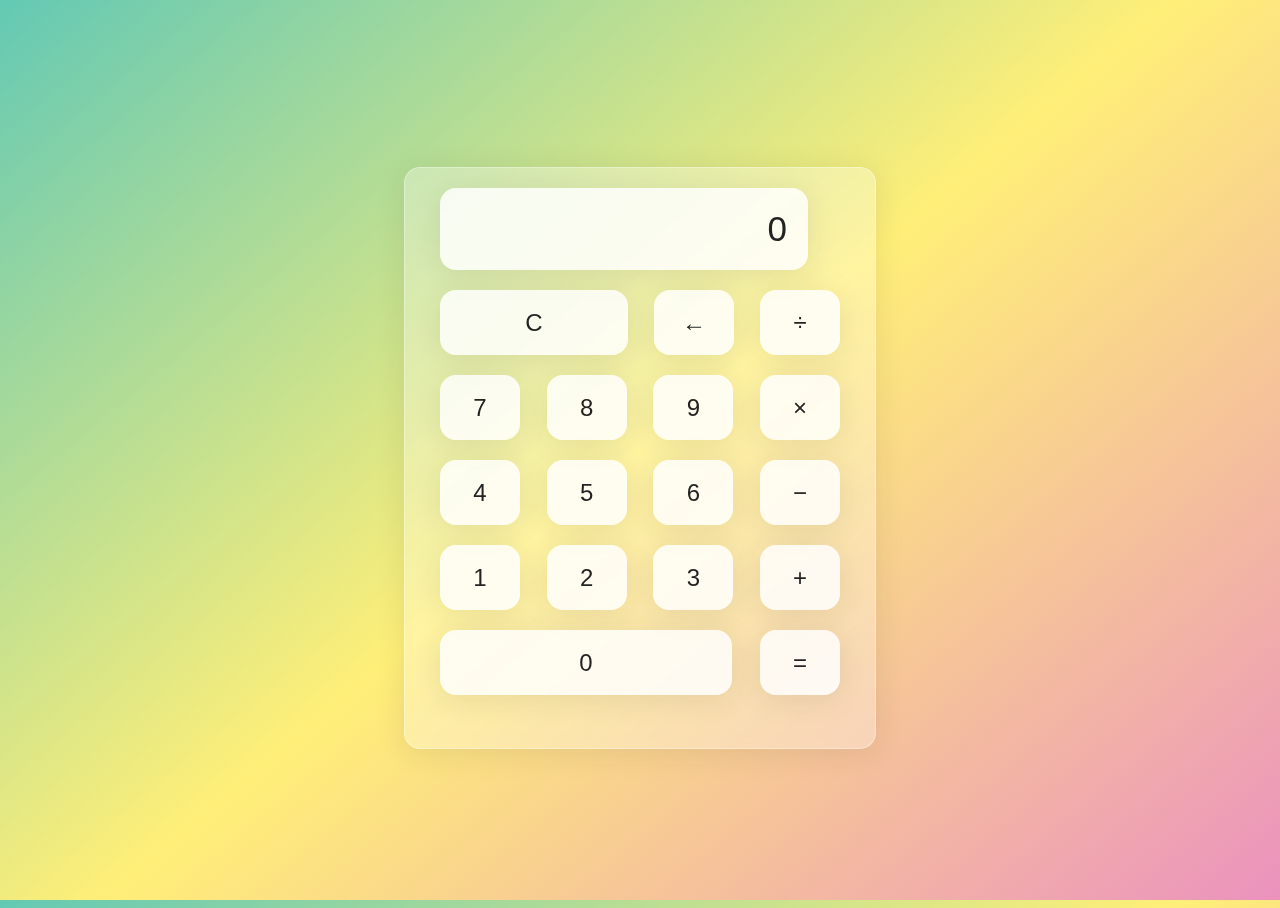
<file: hesap-makinesi/index.html>
<!DOCTYPE html>
<html lang="en">
<head>
    <meta charset="UTF-8">
    <meta http-equiv="X-UA-Compatible" content="IE=edge">
    <meta name="viewport" content="width=device-width, initial-scale=1.0">
    <link rel="stylesheet" href="style.css">
    <title>Hesap Makinesi</title>
</head>
<body>
    
    <div class="wrapper">
        <section class="screen">
            0
        </section>

        <section class="calc-buttons">
            <div class="calc-button-row">
                <button class="calc-button double">
                    C
                </button>
                <button class="calc-button">
                    &larr;
                </button>
                <button class="calc-button">
                    &divide;
                </button>

            </div>

            <div class="calc-button-row">
                <button class="calc-button">
                    7
                </button>
                <button class="calc-button">
                    8
                </button>
                <button class="calc-button">
                    9
                </button>
                <button class="calc-button">
                    &times;
                </button>
            
            </div>

            <div class="calc-button-row">
                <button class="calc-button">
                    4
                </button>
                <button class="calc-button">
                    5
                </button>
                <button class="calc-button">
                    6
                </button>
                <button class="calc-button">
                    &minus;
                </button>
            </div>

            <div class="calc-button-row">
                <button class="calc-button">
                    1
                </button>
                <button class="calc-button">
                    2
                </button>
                <button class="calc-button">
                    3
                </button>
                <button class="calc-button">
                    &plus;
                </button>
            </div>

            <div class="calc-button-row">
                <button class="calc-button triple">
                    0
                </button>
                <button class="calc-button">
                    &equals;
                </button>
            </div>
        </section>
    </div>

    <script src="script.js"></script>
</body>
</html>
</file>
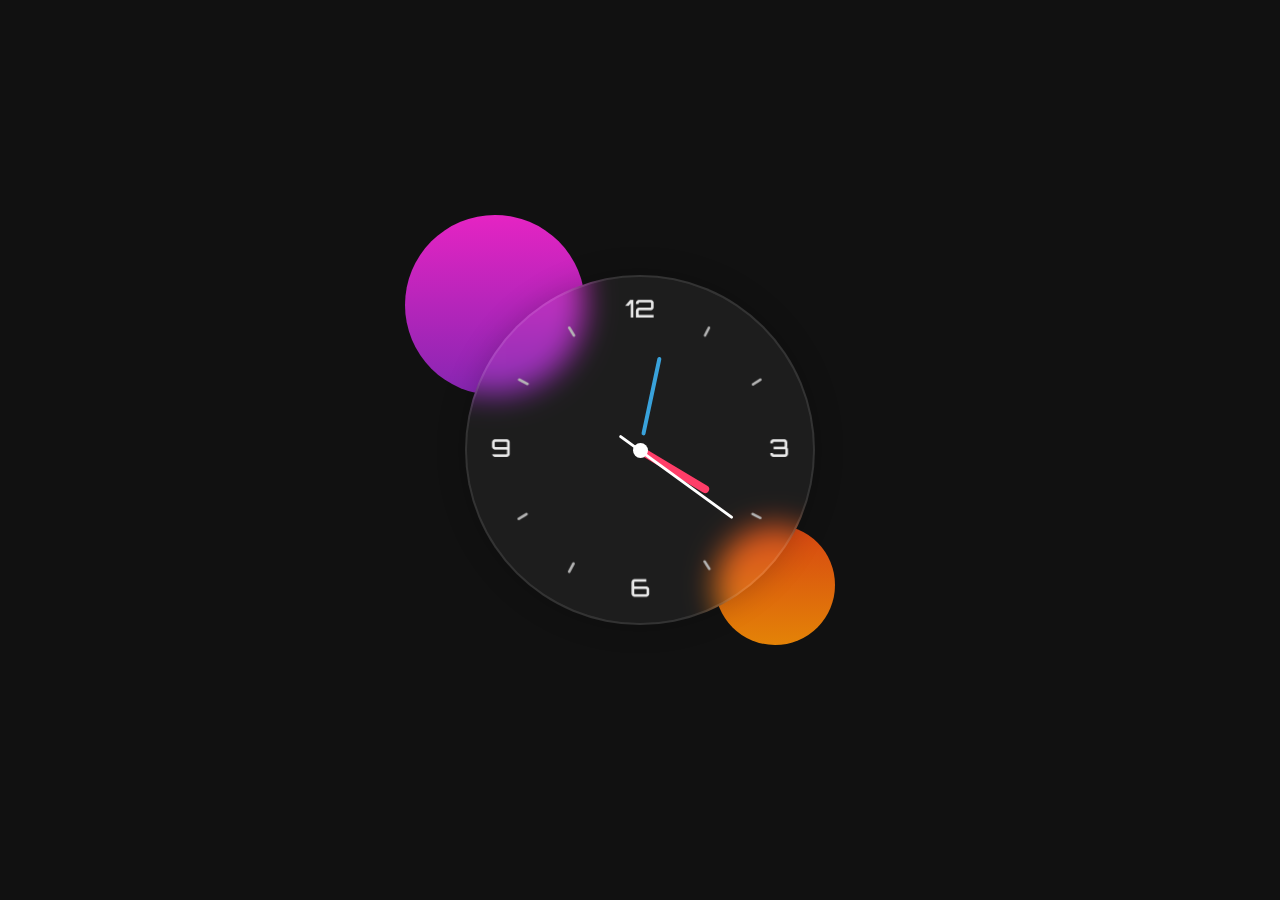
<file: saat/index.html>
<!DOCTYPE html>
<html lang="en">
<head>
    <meta charset="UTF-8">
    <meta http-equiv="X-UA-Compatible" content="IE=edge">
    <meta name="viewport" content="width=device-width, initial-scale=1.0">
    <link rel="stylesheet" href="style.css">
    <title>Analog Saat</title>
</head>
<body>

    <div class="container">
        <div class="circle"></div>
        <div class="circle"></div>

        <div class="clock">
            <div class="clock-bg">
                <img src="clock.png" alt="">
            </div>

            <div class="hour">
                <span class="hr" id="hr"></span>
            </div>

            <div class="minute">
                <span class="min" id="min"></span>
            </div>

            <div class="second">
                <span class="sec" id="sec"></span>
            </div>
        </div>
    </div>
    <script src="script.js"></script>
</body>
</html>
</file>
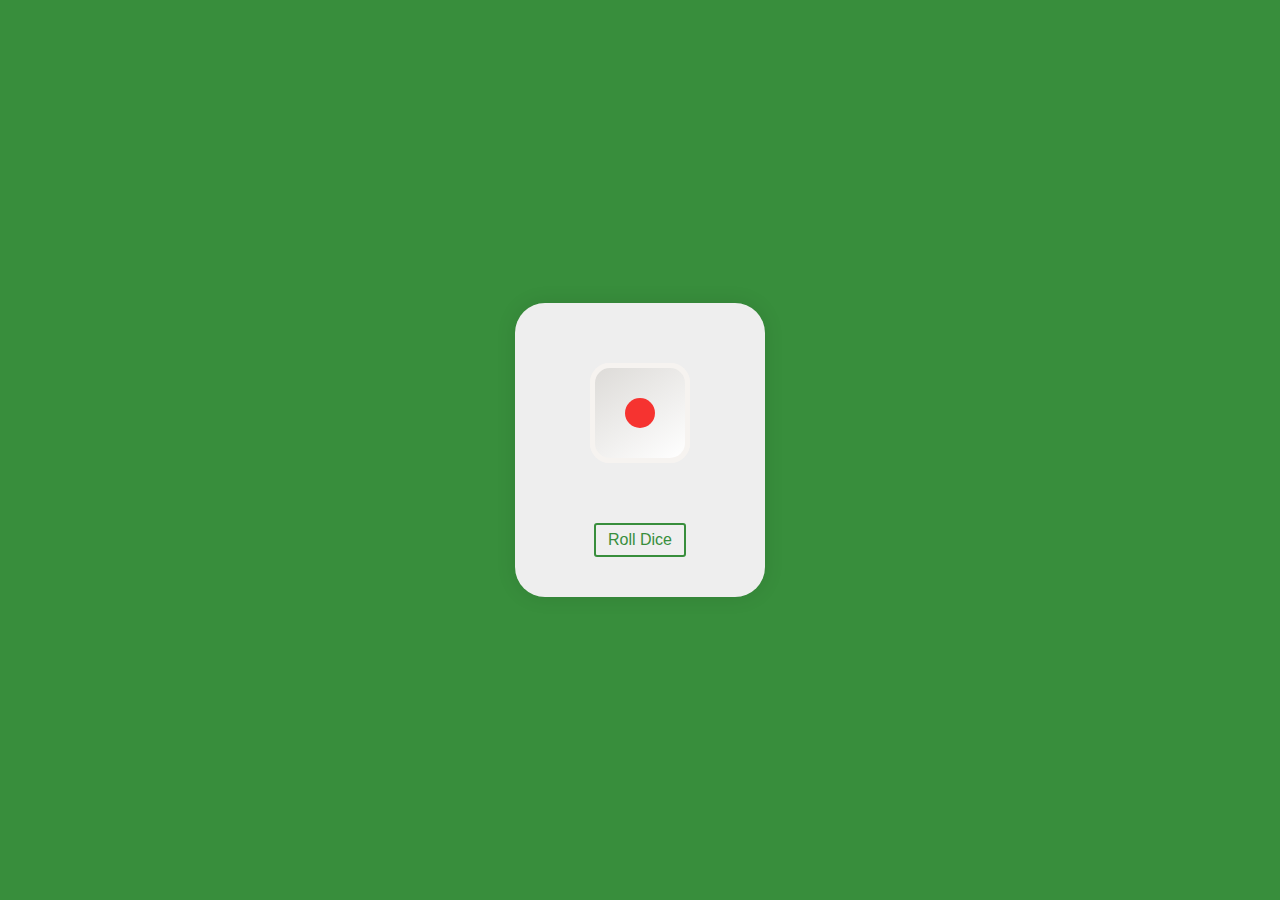
<file: zar-atma/index.html>
<!DOCTYPE html>
<html lang="en">
<head>
    <meta charset="UTF-8">
    <meta http-equiv="X-UA-Compatible" content="IE=edge">
    <meta name="viewport" content="width=device-width, initial-scale=1.0">
    <link rel="stylesheet" href="style.css">
    <title>Zar Atma</title>
</head>
<body>

    <div class="container">
        <div class="dice">
            <div class="face front"></div>
            <div class="face back"></div>
            <div class="face top"></div>
            <div class="face bottom"></div>
            <div class="face right"></div>
            <div class="face left"></div>
        </div>

        <button class="roll">
            Roll Dice
        </button>
    </div>

    <script src="script.js"></script>
</body>
</html>
</file>
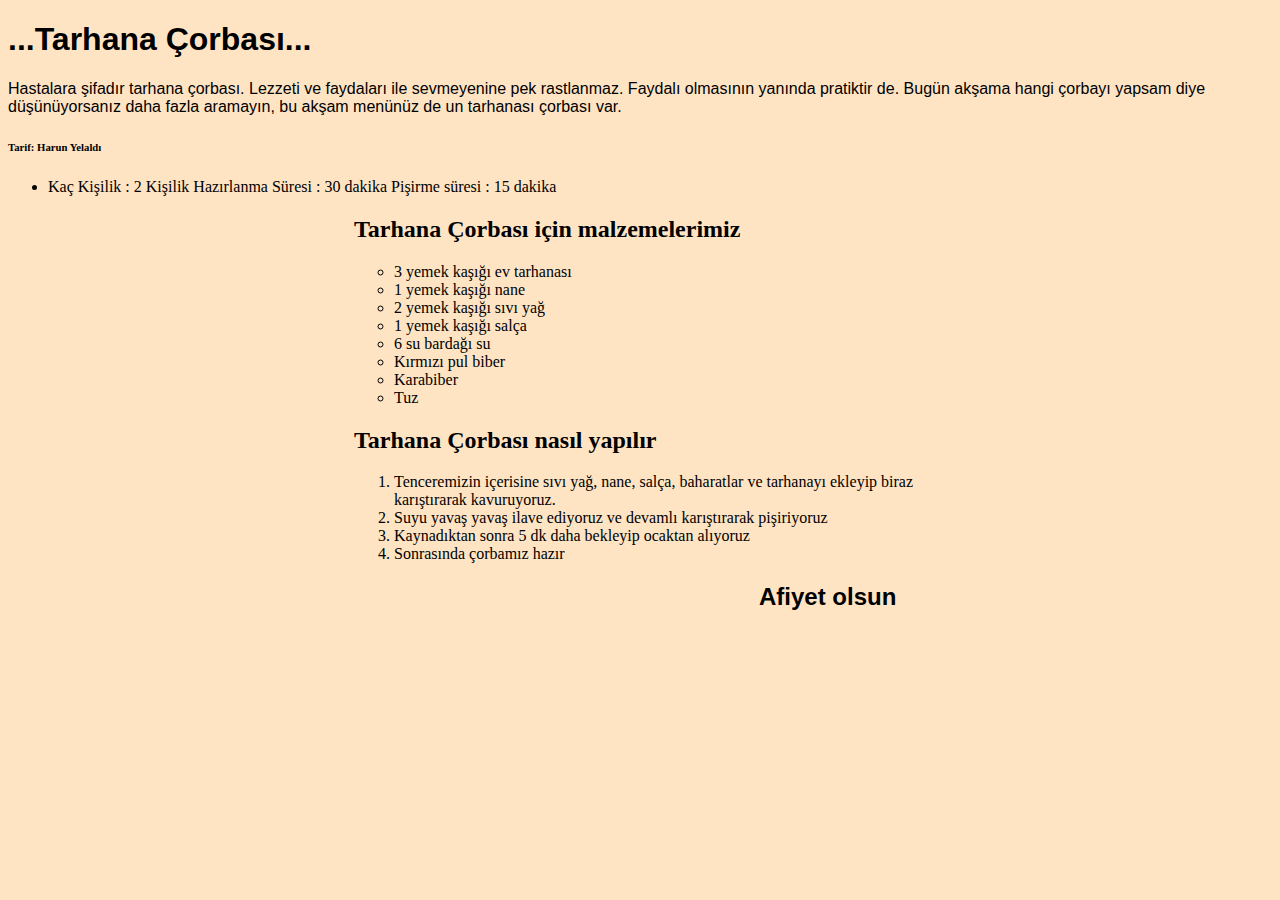
<file: web_denemeler/odev3.html>
<!DOCTYPE html>
<html>
    <head>
        <title>Harun Yelaldı</title>
        <link rel="stylesheet" href="odev3.css">
    </head>
    <body>
        <h1 class="h1">...Tarhana Çorbası...</h1>
        <p>Hastalara şifadır tarhana çorbası. Lezzeti ve faydaları ile sevmeyenine pek rastlanmaz. Faydalı olmasının yanında pratiktir de. Bugün akşama hangi çorbayı yapsam diye düşünüyorsanız daha fazla aramayın, bu akşam menünüz de un tarhanası çorbası var.</p>
        <h6>Tarif: Harun Yelaldı</h6>
        <ul>
            <li>Kaç Kişilik : 2 Kişilik  Hazırlanma Süresi : 30 dakika Pişirme süresi : 15 dakika</li>
        <div class="tarif">
            <h2>Tarhana Çorbası için malzemelerimiz</h2>
                <ul >
                    <li>3 yemek kaşığı ev tarhanası</li>
                    <li>1 yemek kaşığı nane</li>
                    <li>2 yemek kaşığı sıvı yağ</li>
                    <li>1 yemek kaşığı salça</li>
                    <li>6 su bardağı su</li>
                    <li>Kırmızı pul biber</li>
                    <li>Karabiber</li>
                    <li>Tuz</li>
                </ul>

            <h2>Tarhana Çorbası nasıl yapılır</h2>
                <ol>
                    <li>Tenceremizin içerisine sıvı yağ, nane, salça, baharatlar ve tarhanayı ekleyip biraz karıştırarak kavuruyoruz.</li>
                    <li>Suyu yavaş yavaş ilave ediyoruz ve devamlı karıştırarak pişiriyoruz</li>
                    <li>Kaynadıktan sonra 5 dk daha bekleyip ocaktan alıyoruz</li>
                    <li>Sonrasında çorbamız hazır</li>
                </ol>
            <h2 class="afiyet">Afiyet olsun</h2>
        </div>
        </ul>
    </body>
</html>
</file>
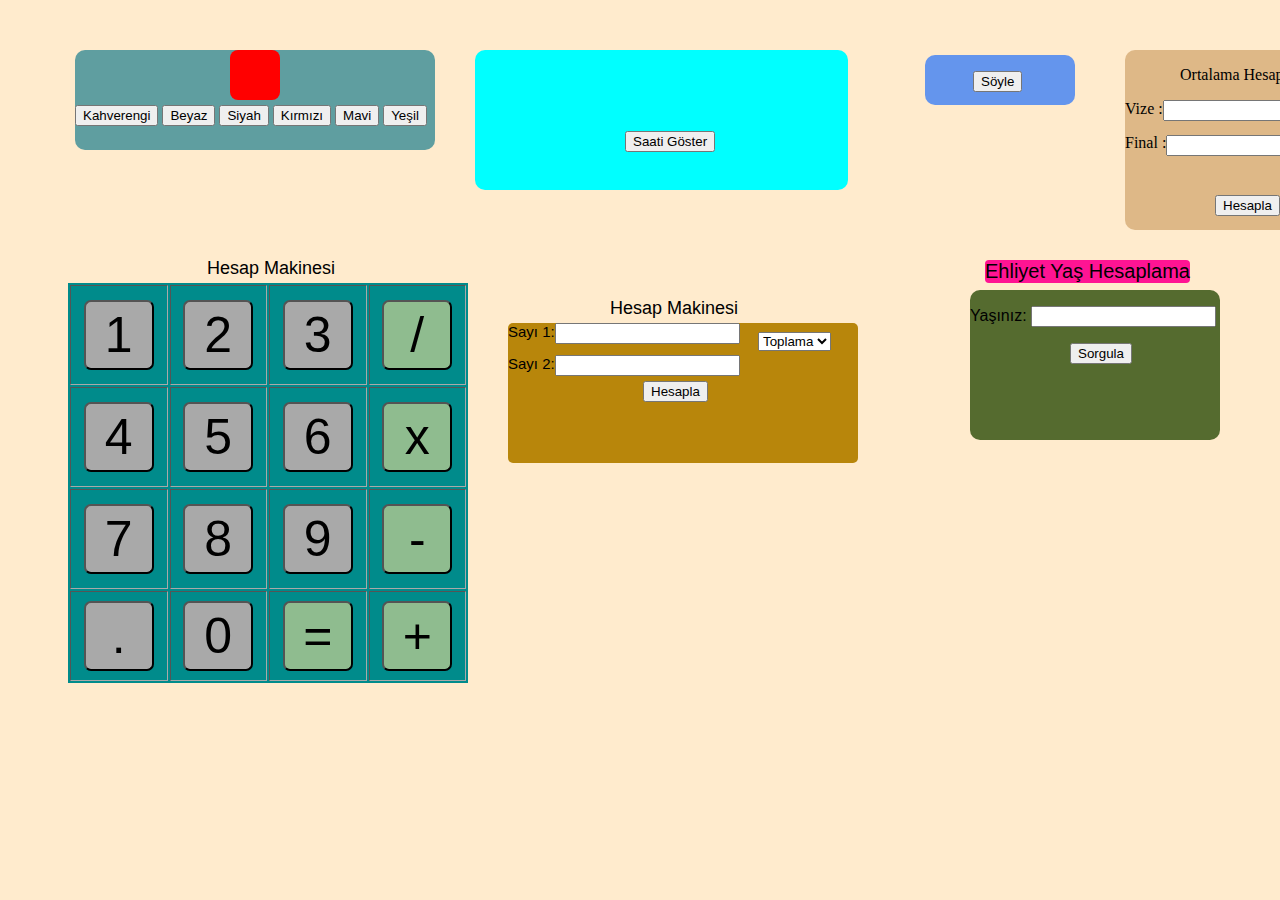
<file: web_projeler/sayfam.html>
<!DOCTYPE html>
<html>

<head>
    <link rel="stylesheet" type="text/css" href="sayfam_style.css">
    <title>Sayfam</title>
</head>

<body>
    <div id="div">
        <div id="div2">
        </div>
        <button type="button" onclick="kahverengi()">Kahverengi</button>
        <button type="button" onclick="beyaz()">Beyaz</button>
        <button type="button" onclick="siyah()">Siyah</button>
        <button type="button" onclick="kırmızı()">Kırmızı</button>
        <button type="button" onclick="mavi()">Mavi</button>
        <button type="button" onclick="yesil()">Yeşil</button>
    </div>

    <div id="saat">
        <p id="saati_goster"></p>
        <button type="button" onclick="saati_goster()" style="margin-top: 65px; margin-left: 150px;">Saati Göster</button>
    </div>

    <div id="gun">
        <p id="gun2"></p>
        <button type="button" onclick="gun()" style="margin-left: 48px;">Söyle</button>
    </div>

    <div id="ortalama">
        <p style="margin-left: 55px;">Ortalama Hesaplama</p>
        <p>Vize : <input type="text" id="vize" style="position: absolute; top: 50px;"></p>
        <p>Final :   <input type="text" id="final" style="position: absolute; top: 85px;"></p>
        <input type="submit" value="Hesapla" onclick="ort_hesapla()" style="position: absolute; left: 90px; top: 145px;">
        <p id="ort" style="position: absolute; left: 50px; top: 100px; background-color: chocolate;font-size: 16px;font-family: Verdana, Geneva, Tahoma, sans-serif;"></p>
    </div>

    <p style="position: absolute; top:240px ; left: 207px; font-size: 18px; font-family: Verdana, Geneva, Tahoma, sans-serif;">Hesap Makinesi</p>
    <div id="ornek">
        <table id="hesap_makinesi" border="1">
            <tr height="100px">
                <td width="100px">
                    <center><button type="button" style="font-size: 50px; border-radius: 7px; width: 70px; height: 70px; margin: auto; background-color: darkgray;"><div id="bir"><center>1</center></div></button></center>
                </td>
                <td width="100px">
                    <center><button type="button" style="font-size: 50px; background-color: darkgray; border-radius: 7px; width: 70px; height: 70px; margin: auto; background-color: darkgray;"> <div id="iki"><center>2</center></div></center>
                </td>
                <td width="100px">
                    <center><button type="button" style="font-size: 50px; background-color: darkgray; border-radius: 7px; width: 70px; height: 70px; margin: auto; background-color: darkgray;"><div id="uc"><center>3</center></div></center>
                </td>
                <td width="100px">
                    <center><button type="button" style="font-size: 50px; background-color: darkseagreen; border-radius: 7px; width: 70px; height: 70px; margin: auto;"><div id="bol"><center>/</center></div></center>
                </td>
            </tr>
            <tr height="100px">
                <td width="100px">
                    <center><button type="button" style="font-size: 50px; background-color: darkgray; border-radius: 7px; width: 70px; height: 70px; margin: auto; background-color: darkgray;"><div id="dort"><center>4</center></div></center>
                </td>
                <td width="100px">
                    <center><button type="button" style="font-size: 50px; background-color: darkgray; border-radius: 7px; width: 70px; height: 70px; margin: auto; background-color: darkgray;"><div id="bes"><center>5</center></div></center>
                </td>
                <td width="100px">
                    <center><button type="button" style="font-size: 50px; background-color: darkgray; border-radius: 7px; width: 70px; height: 70px; margin: auto; background-color: darkgray;"><div id="alti"><center>6</center></div></center>
                </td>
                <td width="100px">
                    <center><button type="button" style="font-size: 50px; background-color: darkseagreen; border-radius: 7px; width: 70px; height: 70px; margin: auto;"><div id="carp"><center>x</center></div></center>
                </td>
            </tr>
            <tr height="100px">
                <td width="100px">
                    <center><button type="button" style="font-size: 50px; background-color: darkgray; border-radius: 7px; width: 70px; height: 70px; margin: auto; background-color: darkgray;"><div id="yedi"><center>7</center></div></center>
                </td>
                <td width="100px">
                    <center><button type="button" style="font-size: 50px; background-color: darkgray; border-radius: 7px; width: 70px; height: 70px; margin: auto; background-color: darkgray;"><div id="sekiz"><center>8</center></div></center>
                </td>
                <td width="100px">
                    <center><button type="button" style="font-size: 50px; background-color: darkgray; border-radius: 7px; width: 70px; height: 70px; margin: auto; background-color: darkgray;"><div id="dokuz"><center>9</center></div></center>
                </td>
                <td width="100px">
                    <center><button type="button" style="font-size: 50px; background-color: darkseagreen; border-radius: 7px; width: 70px; height: 70px; margin: auto;"><div id="cikarma"><center>-</center></div></center>
                </td>
            </tr>
            <tr height="90px">
                <td width="100px">
                    <center><button type="button" style="font-size: 50px; background-color: darkgray; border-radius: 7px; width: 70px; height: 70px; margin: auto; background-color: darkgray;"><div id="nokta"><center>.</center></div></center>
                </td>
                <td width="100px">
                    <center><button type="button" style="font-size: 50px; background-color: darkgray; border-radius: 7px; width: 70px; height: 70px; margin: auto; background-color: darkgray;"><div id="sifir"><center>0</center></div></center>
                </td>
                <td width="100px">
                    <center><button type="button" style="font-size: 50px; background-color: darkseagreen; border-radius: 7px; width: 70px; height: 70px; margin: auto;"><div id="esit"><center>=</center></div></center>
                </td>
                <td width="100px">
                    <center><button type="button" style="font-size: 50px; background-color: darkseagreen; border-radius: 7px; width: 70px; height: 70px; margin: auto;"><div id="topla"><center>+</center></div></center>
                </td>
            </tr>
        </table>
    </div>

    <p style="position: absolute; top:280px ; left: 610px; font-size: 18px; font-family: Verdana, Geneva, Tahoma, sans-serif;">Hesap Makinesi</p>
    <div id="hesapm">
        <p>Sayı 1: <input type="text" id="s1" style="position: absolute;"></p>
        <p>Sayı 2: <input type="text" id="s2" style="position: absolute;"></p>
        <select style="position: relative; left: 250px; bottom: 55px;" id="islem">
            <option>Toplama</option>
            <option>Çıkarma</option>
            <option>Çarpma</option>
            <option>Bölme</option>
        </select>
        <p style="position: relative; left: 135px; bottom: 75px;"><input type="submit" value="Hesapla" onclick="hesapla()" style="position: relative; top: 35px;"></p>
        <p id="sonuc" style="background-color: blanchedalmond; font-size: 16px; font-family: Verdana, Geneva, Tahoma, sans-serif; position: absolute; top: 80px;"></p>
    </div>

    <p id="baslik" style="background-color: deeppink; color: black; border-radius:4px ;">Ehliyet Yaş Hesaplama</p>
    <div id="ehliyet_yas_hesaplama">
        <p>Yaşınız: <input type="text" id="yas"></p>
        <p><input type="submit" style="position: relative; left: 100px;" value="Sorgula" onclick="ehliyetHesapla()"></p>
        <p id="sorgu"></p>
    </div>

    <script src="sayfam_script.js"></script>
</body>

</html>
</file>
<file: hesap-makinesi/style.css>
html {
    box-sizing: border-box;
    height: 100%;
}

*,
*::before
*::after {
    box-sizing: inherit;
    margin: 0;
    padding: 0;
}

body {
    align-items: center;
    background: linear-gradient(320deg, #eb92be, #ffef78, #63c9b4);
    display: flex;
    font-family: 'Dosis', sans-serif;
    font-display: swap;
    height: inherit;
    justify-content: center;
}

.wrapper {
    backdrop-filter: blur(5.5px);
-webkit-backdrop-filter: blur(5.5px);

    border-radius: 16px;
    box-shadow: 0 4px 30px rgba(35, 35, 35, 0.1);
    color: #232323;
    backdrop-filter: blur(4px);
    -webkit-backdrop-filter: blur(4px);
    background: rgba(255, 255, 255, 0.30);
    border: 1px solid rgba(255, 255, 255, 0.34);
    flex-basis: 400px;
    height: 540px;
    padding: 20px 35px;
}

.screen {
    backdrop-filter: blur(5.5px);
    -webkit-backdrop-filter: blur(5.5px);
    background: rgba(255, 255, 255, 0.75);
    border: 1px solid rgba(255, 255, 255, 0.01);
    border-radius: 16px;
    box-shadow: 0 4px 30px rgba(35, 35, 35, 0.1);
    color: #232323;
    font-size: 35px;
    overflow: auto;
    padding: 20px;
    text-align: right;
    width: 326px;
}

.calc-button-row {
    display: flex;
    justify-content: space-between;
    margin: 5% 0;
}

.calc-button {
    backdrop-filter: blur(5.5px);
    -webkit-backdrop-filter: blur(5.5px);
    background: rgba(255, 255, 255, 0.75);
    border: 1px solid rgba(255, 255, 255, 0.01);
    border-radius: 16px;
    box-shadow: 0 4px 30px rgba(35, 35, 35, 0.1);
    color: #232323;
    flex-basis: 20%;
    font-family: inherit;
    font-size: 24px;
    height: 65px;
}

.clac-button:last-child {
    backdrop-filter: blur(5.5px);
    -webkit-backdrop-filter: blur(5.5px);
    background: rgba(255, 255, 255, 0.75);
    border: 1px solid rgba(255, 255, 255, 0.01);
    border-radius: 16px;
    box-shadow: 0 4px 30px rgba(35, 35, 35, 0.1);
    color: #fff;
    background: #d72880;
}

.calc-button:last-child:hover {
    background-color: inherit;
    color:inherit;
}

.calc-button:hover {
    background-color: inherit;
}

.calc-button:active {
    background-color: #ffef78;

}

.double {
    flex-basis: 47%;
}

.triple {
    flex-basis: 73%;
}
</file>
<file: saat/style.css>
*{
    margin: 0;
    padding: 0;
    box-sizing: border-box;
}

body {
    height: 100vh;
    display: flex;
    align-items: center;
    justify-content: center;
    background: #111;
}

.container {
    position: relative;
}

.container .circle {
    position: absolute;
    border-radius: 50%;
    pointer-events: none;
    animation: 2s ease-in infinite alternate;
}

.container .circle:nth-child(1){
    width: 180px;
    height: 180px;
    top: -60px;
    left: -60px;
    background: linear-gradient(#e524c3, #8626b2);
    animation-name: move-up;
}

@keyframes move-up {
    to{
        transform: translateY(-10px);
    }
}

.container .circle:nth-child(2){
    width: 120px;
    height: 120px;
    bottom: -20px;
    right: -20px;
    background: linear-gradient(#d64612, #e48307);
    animation-name: move-down;
}

@keyframes move-down{
    to{
        transform: translateY(10px);
    }
}

.clock {
    width: 350px;
    height: 350px;
    display: flex;
    align-items: center;
    justify-content: center;
    border: 2px solid rgba(255, 255, 255, 0.1);
    border-radius: 50%;
    backdrop-filter: blur(15px);
    background: rgba(255, 255, 255, 0.05);
    box-shadow: 0 0 30px rgba(0, 0, 0, 0.2);
}

.clock .clock-bg img{
    width: 100%;
    height: 100%;
}

.clock::before {
    content : '';
    position: absolute;
    width: 15px;
    height: 15px;
    background: #fff;
    border-radius: 50%;
    z-index: 15;
}

.clock .hour,
.clock .minute,
.clock .second{
    position: absolute;
}

.clock .hour,
.clock .hour .hr{
    width: 160px;
    height: 160px;
}

.clock .minute,
.clock .minute .min{
    width: 190px;
    height: 190px;
}

.clock .second,
.clock .second .sec{
    width: 230px;
    height: 230px;
}

.clock .hour .hr,
.clock .minute .min,
.clock .second .sec{
    display: flex;
    justify-content: center;
    position: absolute;
    border-radius: 50%;
}

.clock .hour .hr::before{
    content: '';
    position: absolute;
    width: 8px;
    height: 80px;
    background: #ff3d68;
    z-index: 10;
    border-radius: 10px;
}

.clock .minute .min::before{
    content: '';
    position: absolute;
    width: 4px;
    height: 80px;
    background: #39a2db;
    z-index: 11;
    border-radius: 8px;
}

.clock .second .sec::before{
    content: '';
    position: absolute;
    width: 3px;
    height: 140px;
    background: #fff;
    z-index: 12;
    border-radius: 2px;
}
</file>
<file: zar-atma/style.css>
*{
    margin: 0;
    padding: 0;
    border: 0;
    outline: 0;
    box-sizing: border-box;
}

body{
    height: 100vh;
    display: flex;
    align-items: center;
    justify-content: center;
    background: #388e3c;
}

.container {
    display: grid;
    place-items: center;
    width: 250px;
    padding: 60px 0 40px;
    border-radius: 30px;
    background: #eee;
    box-shadow: 0 0 20px rgba(0, 0, 0, 0.1);
}

.dice{
    position: relative;
    width: 100px;
    height: 100px;
    transform-style: preserve-3d;
    transition: 1s ease;

}

@keyframes rolling{
    50%{
        transform: rotateX(455deg) rotateY(455deg);
    }
}


.face{
    position: absolute;
    width: 100%;
    height: 100%;
    border-radius: 20px;
    border: 5px solid #f6f3f0;
    transform-style: preserve-3d;
    background: linear-gradient(145deg, #dddbd8, #fff);
}

.face::before{
    position: absolute;
    content: '';
    width: 100%;
    height: 100%;
    border-radius: 20px;
    background:#f6f3f0 ;
    transform: translateZ(-1px);
}

.face::after{
    position: absolute;
    content: '';
    top: 50%;
    left: 50%;
    width: 18px;
    height: 18px;
    border-radius: 50%;
    background: #131210;
}

.front{
    transform: translateZ(50px);
}

.back{
    transform: rotateX(180deg) translateZ(50px);
}

.top{
    transform: rotateX(90deg) translateZ(50px);
}

.bottom{
    transform: rotateX(-90deg) translateZ(50px);
}

.right{
    transform: rotateY(90deg) translateZ(50px);
}

.left{
    transform: rotateY(-90deg) translateZ(50px);
}

.front::after{
    width: 30px;
    height: 30px;
    background: #f63330;
    margin: -15px 0 0 -15px;
}

.back::after{
    margin: -35px 0 0 -30px;
    box-shadow: 40px 0,
                0 25px,
                40px 25px,
                0 50px,
                40px 50px;
}

.top::after{
    margin: -30px 0 0 -30px;
    box-shadow: 40px 40px;
}

.bottom::after{
    margin: -36px 0 0 -36px;
    box-shadow: 26px 26px,
                52px 52px,
                52px 0,
                0 52px;
}

.right::after {
    margin: -30px 0 0 -30px;
    box-shadow: 40px 0,
                0 40px,
                40px 40px;
}

.left::after{
    margin: -35px 0 0 -35px;
    box-shadow: 25px 25px,
                50px 50px;
}

.roll{
    cursor: pointer;
    color: #388e3c;
    margin-top: 60px;
    padding: 6px 12px;
    border-radius: 3px;
    font-size: 16px;
    border: 2px solid #388e3c;
    transition: 0.4s;
}

.roll:hover{
    color: #fff;
    background-color: #388e3c;
}
</file>
<file: web_denemeler/odev3.css>
body {
    background-color: bisque;
}
.h1 {
    font-family:'Gill Sans', 'Gill Sans MT', Calibri, 'Trebuchet MS', sans-serif ;
}
p {
    font-family:'Gill Sans', 'Gill Sans MT', Calibri, 'Trebuchet MS', sans-serif ;
}
.tarif {
    width: 50%;
    height: 400px;
    position: relative;
    margin: auto;
}
.afiyet {
    font-family: 'Gill Sans', 'Gill Sans MT', Calibri, 'Trebuchet MS', sans-serif;
    position: absolute;
    margin-left: 405px;
}
</file>
<file: web_projeler/sayfam_style.css>
body {
    background-color: blanchedalmond;

}
#div {
    position: absolute;
    left: 75px;
    top: 50px;
    background-color: cadetblue;
    width: 360px;
    height: 100px;
    margin: auto;
    border-radius: 10px;
}
#div2 {
    background-color: red;
    width: 50px;
    height: 50px;
    margin: auto;
    margin-bottom: 5px;
    border-radius: 8px;
}
#saat {
    position: absolute;
    top: 50px;
    left: 475px;
    background-color: cyan;
    font-family: Verdana, Geneva, Tahoma, sans-serif;
    font-size: 16px;
    width: 373px;
    height: 140px;
    margin: auto;
    border-radius: 10px;
}
#saati_goster {
    background-color:gold ;
    color: black;
    font-family: -apple-system, BlinkMacSystemFont, 'Segoe UI', Roboto, Oxygen, Ubuntu, Cantarell, 'Open Sans', 'Helvetica Neue', sans-serif;
    font-size: 16px;
}
#gun {
    position: absolute;
    top: 50px;
    left: 925px;
    background-color: cornflowerblue;
    width: 150px;
    height: 50px;
    font-family: Verdana, Geneva, Tahoma, sans-serif;
    border-radius: 10px;
    margin: auto;
    margin-top: 5px;
}
#ortalama {
    width: 240px;
    height: 180px;
    background-color: burlywood;
    position: absolute;
    top: 50px;
    left: 1125px;
    border-radius: 10px;
}
#ornek {
    background-color: darkcyan;
    width: 400px;
    height: 400px;
    position: relative;
    top: 275px;
    left: 60px;
}
#hesap_makinesi {
    width: 400px;
    height: 400px;
    border: darkgray;
}
#hesapm {
    background-color: darkgoldenrod;
    font-family: Verdana, Geneva, Tahoma, sans-serif;
    font-size: 15px;
    width: 350px;
    height: 140px;
    position: relative;
    left: 500px;
    top: -100px;
    border-radius: 5px;
}
#ehliyet_yas_hesaplama {
    border-radius: 10px;
    background-color: darkolivegreen;
    position: absolute;
    left: 970px;
    top: 290px;
    font-family: Verdana, Geneva, Tahoma, sans-serif;
    font-size: 16px;
    width: 250px;
    height: 150px;
}
#baslik {
    font-size: 20px;
    position: absolute;
    left: 985px;
    top: 240px;
    font-family: Verdana, Geneva, Tahoma, sans-serif;
}
#sorgu {
    color: black;
    position: absolute;
    left: 18px;
    top: 60px;
    font-family: Verdana, Geneva, Tahoma, sans-serif;
    font-size: 20px;
}
</file>
